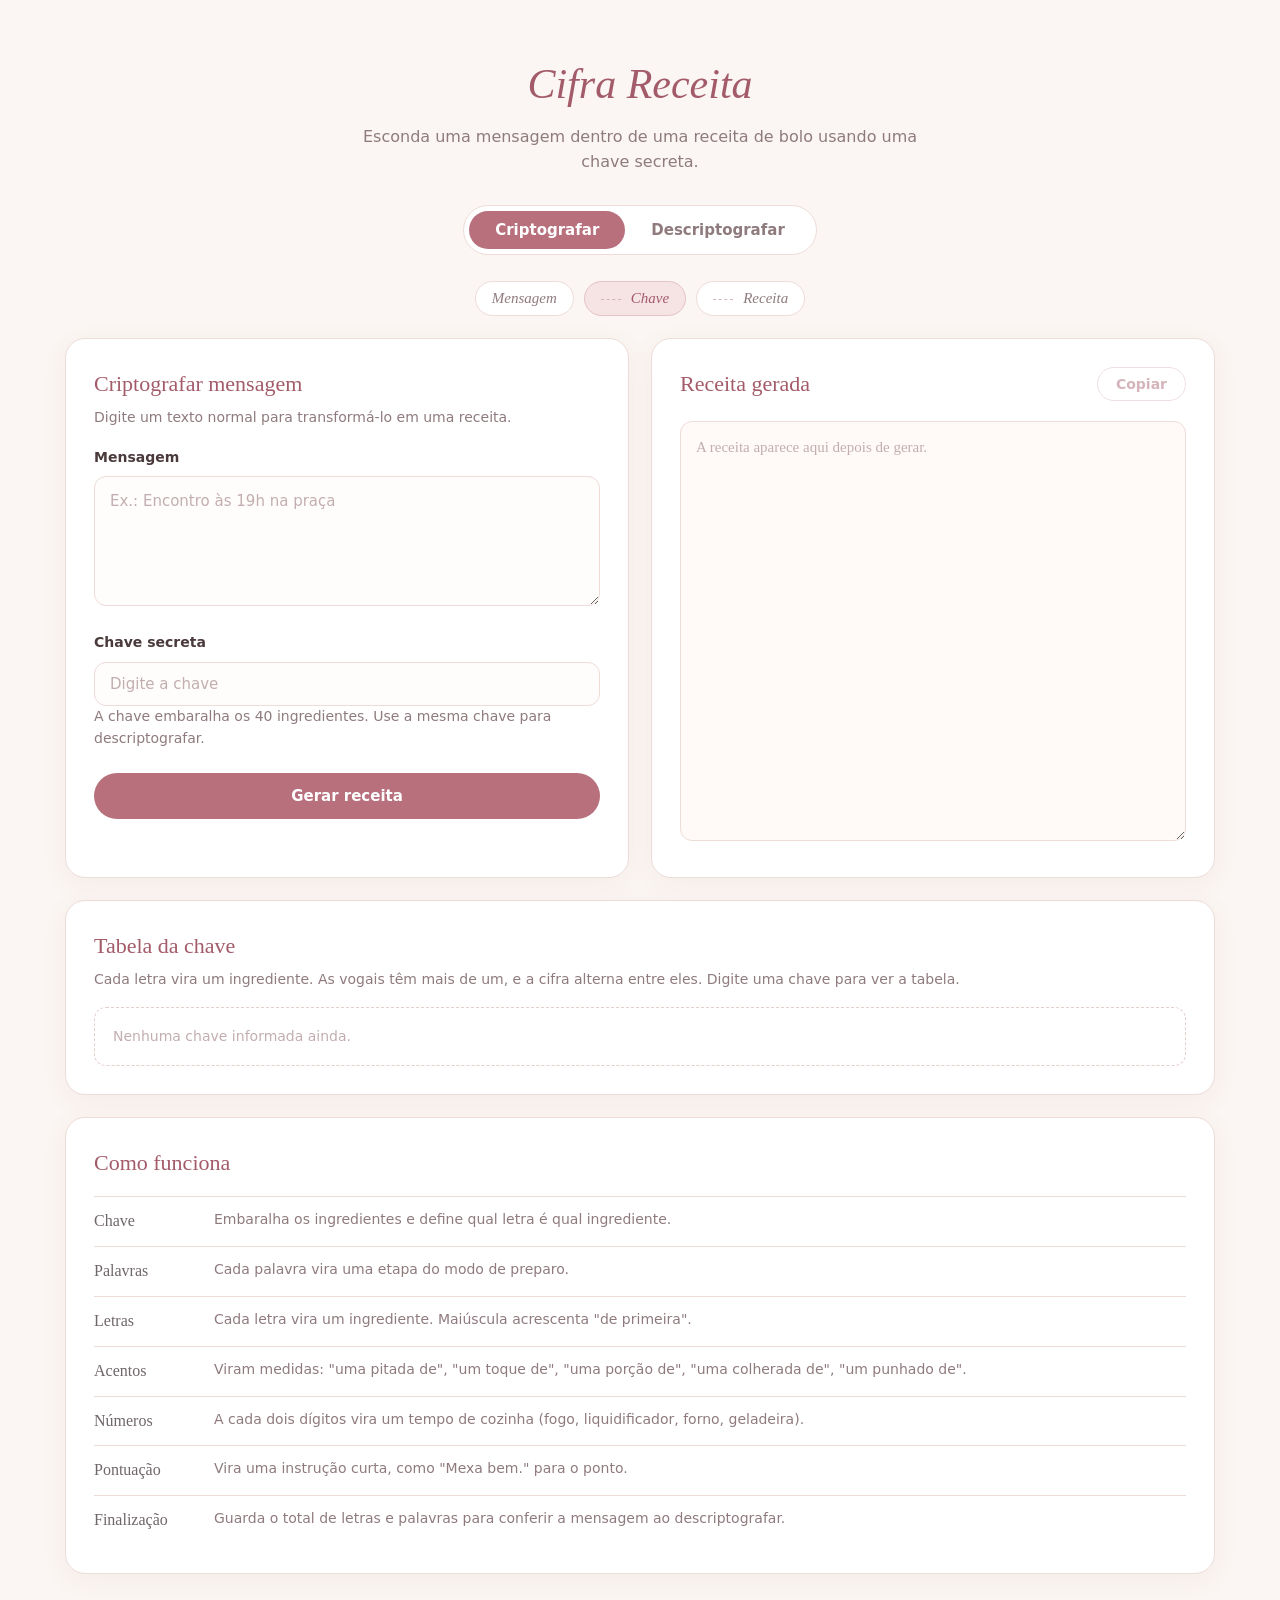
<file: index.html>
<!DOCTYPE html>
<html lang="pt-BR">
<head>
    <meta charset="UTF-8">
    <meta name="viewport" content="width=device-width, initial-scale=1.0">
    <title>Cifra Receita</title>
    <link rel="stylesheet" href="style.css">
</head>
<body>

<div class="container">

    <header>
        <h1>Cifra Receita</h1>
        <p>Esconda uma mensagem dentro de uma receita de bolo usando uma chave secreta.</p>
    </header>

    <nav class="tabs" role="tablist">
        <button class="tab active" role="tab" id="tab-cifrar" aria-selected="true" onclick="trocarAba('cifrar')">Criptografar</button>
        <button class="tab" role="tab" id="tab-decifrar" aria-selected="false" onclick="trocarAba('decifrar')">Descriptografar</button>
    </nav>

    <section id="painel-cifrar" class="painel" role="tabpanel">

        <ol class="fluxo" aria-label="Fluxo da cifra">
            <li>Mensagem</li>
            <li>Chave</li>
            <li>Receita</li>
        </ol>

        <div class="grid">

            <div class="card">
                <h2>Criptografar mensagem</h2>
                <p class="ajuda">Digite um texto normal para transformá-lo em uma receita.</p>

                <label for="mensagem">Mensagem</label>
                <textarea id="mensagem" placeholder="Ex.: Encontro às 19h na praça"></textarea>

                <label for="chave">Chave secreta</label>
                <input id="chave" type="text" placeholder="Digite a chave" autocomplete="off">
                <p class="ajuda">A chave embaralha os 40 ingredientes. Use a mesma chave para descriptografar.</p>

                <div id="erro-cifrar" class="erro hidden" role="alert"></div>

                <button class="primario" onclick="cifrarMensagem()">Gerar receita</button>
            </div>

            <div class="card">
                <div class="topo-card">
                    <h2>Receita gerada</h2>
                    <button id="btn-copiar" class="secundario" onclick="copiarReceita()" disabled>Copiar</button>
                </div>
                <textarea id="receita" class="receita" readonly
                    placeholder="A receita aparece aqui depois de gerar."></textarea>
            </div>

        </div>
    </section>

    <section id="painel-decifrar" class="painel hidden" role="tabpanel">

        <ol class="fluxo" aria-label="Fluxo da cifra">
            <li>Receita</li>
            <li>Chave</li>
            <li>Mensagem</li>
        </ol>

        <div class="grid">

            <div class="card">
                <h2>Descriptografar receita</h2>
                <p class="ajuda">Cole a receita e informe a chave usada para gerá-la.</p>

                <label for="receitaColada">Receita</label>
                <textarea id="receitaColada" class="receita-input" placeholder="Cole aqui a receita"></textarea>

                <label for="chaveDecifragem">Chave secreta</label>
                <input id="chaveDecifragem" type="text" placeholder="Digite a mesma chave" autocomplete="off">

                <div id="erro" class="erro hidden" role="alert"></div>

                <button class="primario" onclick="descriptografarMensagem()">Descriptografar</button>
            </div>

            <div class="card">
                <h2>Mensagem original</h2>
                <div id="resultadoDecifragem" class="saida vazio">
                    <span id="mensagemOriginal">A mensagem aparece aqui depois de descriptografar.</span>
                </div>
                <div id="aviso" class="aviso hidden"></div>
            </div>

        </div>
    </section>

    <section class="card tabela-card">
        <h2>Tabela da chave</h2>
        <p class="ajuda">
            Cada letra vira um ingrediente. As vogais têm mais de um, e a cifra alterna entre eles.
            Digite uma chave para ver a tabela.
        </p>
        <div id="tabela" class="tabela"></div>
    </section>

    <section class="card">
        <h2>Como funciona</h2>
        <dl class="regras">
            <dt>Chave</dt>
            <dd>Embaralha os ingredientes e define qual letra é qual ingrediente.</dd>

            <dt>Palavras</dt>
            <dd>Cada palavra vira uma etapa do modo de preparo.</dd>

            <dt>Letras</dt>
            <dd>Cada letra vira um ingrediente. Maiúscula acrescenta "de primeira".</dd>

            <dt>Acentos</dt>
            <dd>Viram medidas: "uma pitada de", "um toque de", "uma porção de", "uma colherada de", "um punhado de".</dd>

            <dt>Números</dt>
            <dd>A cada dois dígitos vira um tempo de cozinha (fogo, liquidificador, forno, geladeira).</dd>

            <dt>Pontuação</dt>
            <dd>Vira uma instrução curta, como "Mexa bem." para o ponto.</dd>

            <dt>Finalização</dt>
            <dd>Guarda o total de letras e palavras para conferir a mensagem ao descriptografar.</dd>
        </dl>
    </section>

</div>

<script src="script.js"></script>
</body>
</html>
</file>
<file: style.css>
:root {
    --fundo: #fbf6f3;
    --painel: #ffffff;
    --painel-2: #fdf3f1;
    --linha: #eddcd8;
    --texto: #4a3a3c;
    --suave: #8f7b7d;
    --rosa: #b8707d;
    --rosa-esc: #a35b69;
    --rosa-clara: #f6e3e4;
    --cinza: #6f6668;
    --cinza-clara: #f3f0ef;
    --erro: #b0524d;
    --serif: Georgia, "Palatino Linotype", "Book Antiqua", serif;
    --sans: "Segoe UI", system-ui, -apple-system, Helvetica, Arial, sans-serif;
}

* { box-sizing: border-box; }

body {
    margin: 0;
    background: var(--fundo);
    color: var(--texto);
    font-family: var(--sans);
    line-height: 1.55;
}

.container {
    width: 92%;
    max-width: 1150px;
    margin: auto;
    padding: 52px 0 72px;
}

.hidden { display: none !important; }

/* ---------- Cabeçalho ---------- */
header { margin-bottom: 30px; text-align: center; }

header h1 {
    margin: 0 0 8px;
    font-family: var(--serif);
    font-size: 42px;
    font-weight: normal;
    font-style: italic;
    color: var(--rosa-esc);
}

header p { margin: 0 auto; color: var(--suave); max-width: 56ch; }

/* ---------- Abas ---------- */
.tabs {
    display: flex;
    width: fit-content;
    margin: 0 auto 26px;
    padding: 5px;
    background: var(--painel);
    border: 1px solid var(--linha);
    border-radius: 999px;
}

.tab {
    background: transparent;
    color: var(--suave);
    border: none;
    padding: 10px 26px;
    border-radius: 999px;
    font: 600 15px var(--sans);
    cursor: pointer;
}

.tab:hover { color: var(--rosa-esc); }
.tab.active { background: var(--rosa); color: #fff; }

/* ---------- Fluxo ---------- */
.fluxo {
    display: flex;
    justify-content: center;
    align-items: center;
    gap: 10px;
    list-style: none;
    margin: 0 0 22px;
    padding: 0;
    font-family: var(--serif);
    font-style: italic;
    font-size: 15px;
    color: var(--suave);
}

.fluxo li {
    padding: 5px 16px;
    border: 1px solid var(--linha);
    border-radius: 999px;
    background: var(--painel);
}

.fluxo li:nth-child(2) {
    color: var(--rosa-esc);
    background: var(--rosa-clara);
    border-color: #e6c3c6;
}

.fluxo li + li::before {
    content: "";
    display: inline-block;
    width: 20px;
    border-top: 1px dashed #d3b5b8;
    margin-right: 10px;
    vertical-align: middle;
}

/* ---------- Layout ---------- */
.grid {
    display: grid;
    grid-template-columns: 1fr 1fr;
    gap: 22px;
    align-items: stretch;
}

.card {
    background: var(--painel);
    border: 1px solid var(--linha);
    border-radius: 20px;
    padding: 28px;
    box-shadow: 0 6px 24px rgba(160, 100, 105, 0.07);
}

.tabela-card, .card + .card { margin-top: 22px; }
.grid .card + .card { margin-top: 0; }

.card h2 {
    margin: 0 0 6px;
    font-family: var(--serif);
    font-size: 22px;
    font-weight: normal;
    color: var(--rosa-esc);
}

.topo-card {
    display: flex;
    justify-content: space-between;
    align-items: center;
    gap: 12px;
    margin-bottom: 6px;
}

.topo-card h2 { margin: 0; }

.ajuda { margin: 0 0 4px; font-size: 14px; color: var(--suave); }

/* ---------- Formulário ---------- */
label {
    display: block;
    margin: 18px 0 8px;
    font-size: 14px;
    font-weight: 600;
    color: var(--texto);
}

input, textarea {
    width: 100%;
    padding: 12px 15px;
    background: #fffdfc;
    color: var(--texto);
    border: 1px solid var(--linha);
    border-radius: 12px;
    font: 15px var(--sans);
}

input::placeholder, textarea::placeholder { color: #c2aeb0; }

input:focus, textarea:focus { border-color: var(--rosa); outline: none; box-shadow: 0 0 0 3px var(--rosa-clara); }
button:focus-visible { outline: 2px solid var(--rosa); outline-offset: 2px; }

textarea { min-height: 130px; resize: vertical; line-height: 1.6; }

.receita, .receita-input {
    font-family: var(--serif);
    font-size: 15px;
    line-height: 1.8;
    background: #fffaf7;
}

.receita { min-height: 420px; margin-top: 14px; }
.receita-input { min-height: 300px; }

button { font-family: var(--sans); }

.primario {
    width: 100%;
    margin-top: 20px;
    padding: 14px;
    background: var(--rosa);
    color: #fff;
    border: none;
    border-radius: 999px;
    font-size: 15px;
    font-weight: 600;
    cursor: pointer;
}

.primario:hover { background: var(--rosa-esc); }

.secundario {
    padding: 8px 18px;
    background: transparent;
    color: var(--rosa-esc);
    border: 1px solid #e0b9bd;
    border-radius: 999px;
    font-size: 14px;
    font-weight: 600;
    cursor: pointer;
}

.secundario:hover:not(:disabled) { background: var(--rosa-clara); }
.secundario:disabled { opacity: 0.45; cursor: not-allowed; }

/* ---------- Saída / mensagens ---------- */
.saida {
    margin-top: 14px;
    min-height: 120px;
    padding: 20px;
    background: #fffaf7;
    border: 1px solid var(--linha);
    border-radius: 12px;
    font-family: var(--serif);
    font-size: 24px;
    color: var(--texto);
    word-break: break-word;
}

.saida.vazio {
    background: #fffaf7;
    border: 1px dashed #e3cfcb;
    color: #c2aeb0;
    font-family: var(--sans);
    font-size: 15px;
}

.erro, .aviso {
    margin-top: 18px;
    padding: 12px 15px;
    border-radius: 12px;
    font-size: 14px;
}

.erro { background: #fbeceb; border: 1px solid #ecc5c2; color: var(--erro); }
.aviso { background: #fdf4e3; border: 1px solid #ecd9a8; color: #8a6a1f; }

/* ---------- Tabela da chave ---------- */
.tabela {
    display: grid;
    grid-template-columns: repeat(auto-fill, minmax(150px, 1fr));
    gap: 8px;
    margin-top: 16px;
}

.tabela:empty::after {
    content: "Nenhuma chave informada ainda.";
    grid-column: 1 / -1;
    padding: 18px;
    border: 1px dashed #e3cfcb;
    border-radius: 12px;
    color: #c2aeb0;
    font-size: 14px;
}

.celula {
    display: flex;
    align-items: baseline;
    gap: 10px;
    padding: 9px 13px;
    background: var(--painel-2);
    border: 1px solid var(--linha);
    border-radius: 12px;
    font-size: 13px;
}

.celula b {
    min-width: 1ch;
    font-family: var(--serif);
    font-size: 18px;
    color: var(--rosa);
}

/* ---------- Como funciona ---------- */
.regras { display: grid; grid-template-columns: 120px 1fr; margin: 16px 0 0; }

.regras dt, .regras dd {
    margin: 0;
    padding: 12px 0;
    border-top: 1px solid var(--linha);
    font-size: 14px;
}

.regras dt { font-family: var(--serif); font-size: 16px; color: var(--cinza); }
.regras dd { color: var(--suave); }

/* ---------- Responsivo ---------- */
@media (max-width: 850px) {
    .grid { grid-template-columns: 1fr; }
    header h1 { font-size: 34px; }
    .receita { min-height: 300px; }
}

@media (max-width: 500px) {
    .container { padding-top: 28px; }
    .card { padding: 20px; }
    .tabs { display: flex; width: 100%; }
    .tab { flex: 1; padding: 10px 8px; }
    .regras { grid-template-columns: 1fr; }
    .regras dt { border-bottom: none; padding-bottom: 0; }
    .regras dd { border-top: none; padding-top: 4px; }
}
</file>
